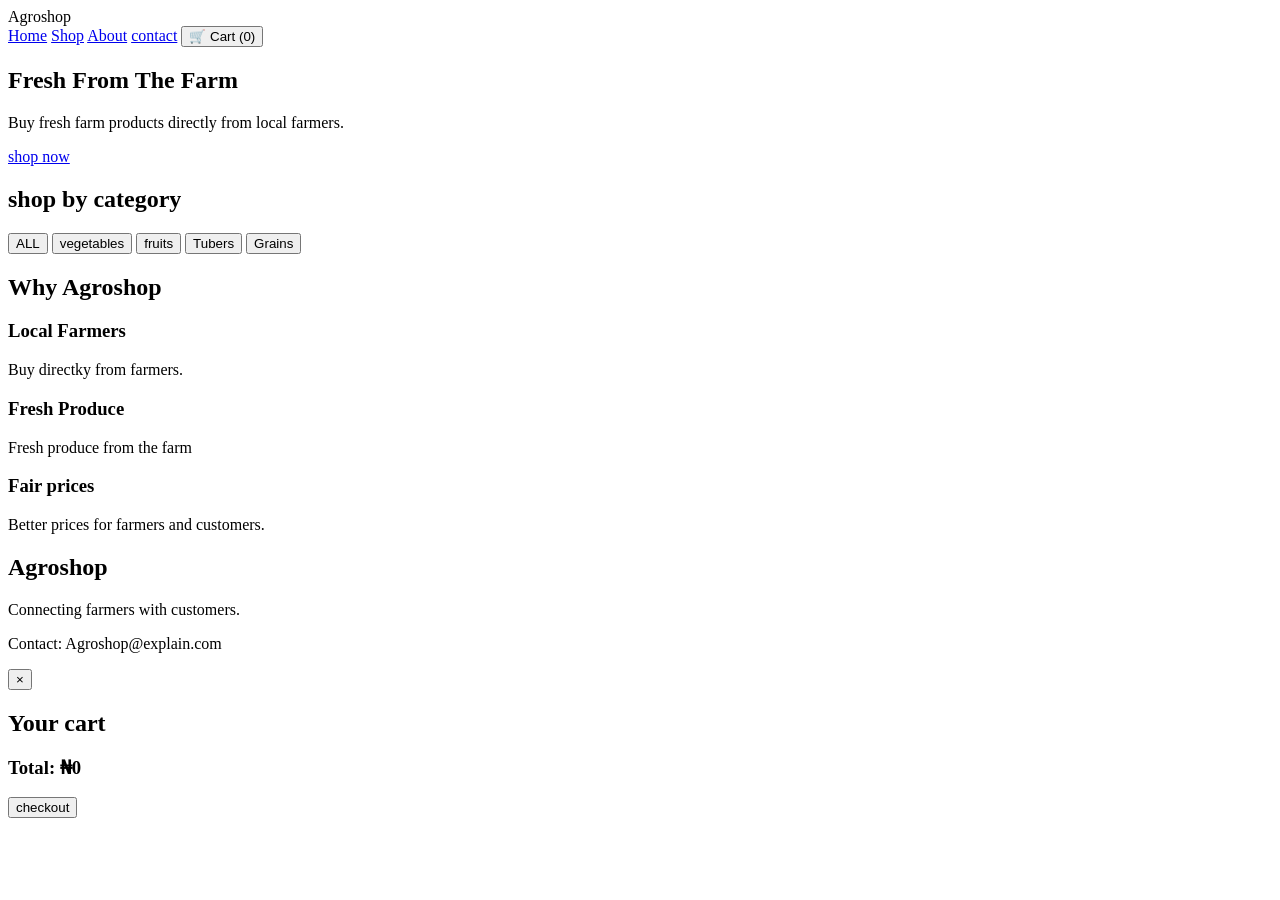
<file: index.html>
<!DOCTYPE html>
<html lang="en">
<head>
    <meta charset="UTF-8">
    <meta name="viewport" content="width=device-width, initial-scale=1.0">
    <title>Document</title>
</head>
<body>
    <header>
        <div class="logo">
            Agroshop
        </div>
        <nav>
            <a href="#">Home</a>
            <a href="#shop">Shop</a>
            <a href="#about">About</a>
            <a href="#contact">contact</a>
            <button onclick="opencart">
                 🛒 Cart (<span id="cart-count">0</span>)
            </button>
        </nav>
    </header>

    <section class="hero">
        <div>
            <h1>Fresh From The Farm</h1>
            <p>
                Buy fresh farm products directly from local farmers.
            </p>
            <a href="#shop" class="shop button">
                shop now
            </a>
        </div>
    </section>

    <section class="categories">
        <h2>shop by category</h2>
        <div class="category-container">
            <button onclick="filterProducts('all')">
                ALL
            </button>
            <button onclick="filterProducts('vegetables')">
                vegetables
            </button>
            <button onclick="filterProducts('fruits')">
                fruits
            </button>
            <button onclick="filterProducts('tubers')">
                Tubers
            </button>
            <button onclick="filterProducts('grains')">
                Grains
            </button>
        </div>
    </section>

    <section id="about" class="about">
        <h2>Why Agroshop</h2>
        <div class="features">
            <div>
                <h3>Local Farmers</h3>
                <p>
                    Buy directky from farmers.
                </p>
            </div>
            <div>
                <h3>Fresh Produce</h3>
                <p>
                    Fresh produce from the farm
                </p>
            </div>
            <div>
                <h3>Fair prices</h3>
                <p>
                    Better prices for farmers and customers.
                </p>
            </div>
        </div>
    </section> 

    <footer id="contact">
        <h2>Agroshop</h2>
        <p>Connecting farmers with customers.</p>
        <p>Contact: Agroshop@explain.com</p>
    </footer>

    <div id="cart" class="cart">
        <div class="cart-box">
        <button class="close" onclick="closecart()">
             ×
        </button>
        <h2>Your cart</h2>
        <div id="cart-item"></div>
        <h3>
            Total:  ₦<span id="cart-total">0</span>
        </h3>
        <button class="checkout">
            checkout
        </button>
        </div>
    </div>

    <script src="script.js"></script>
</body>
</html>
</file>
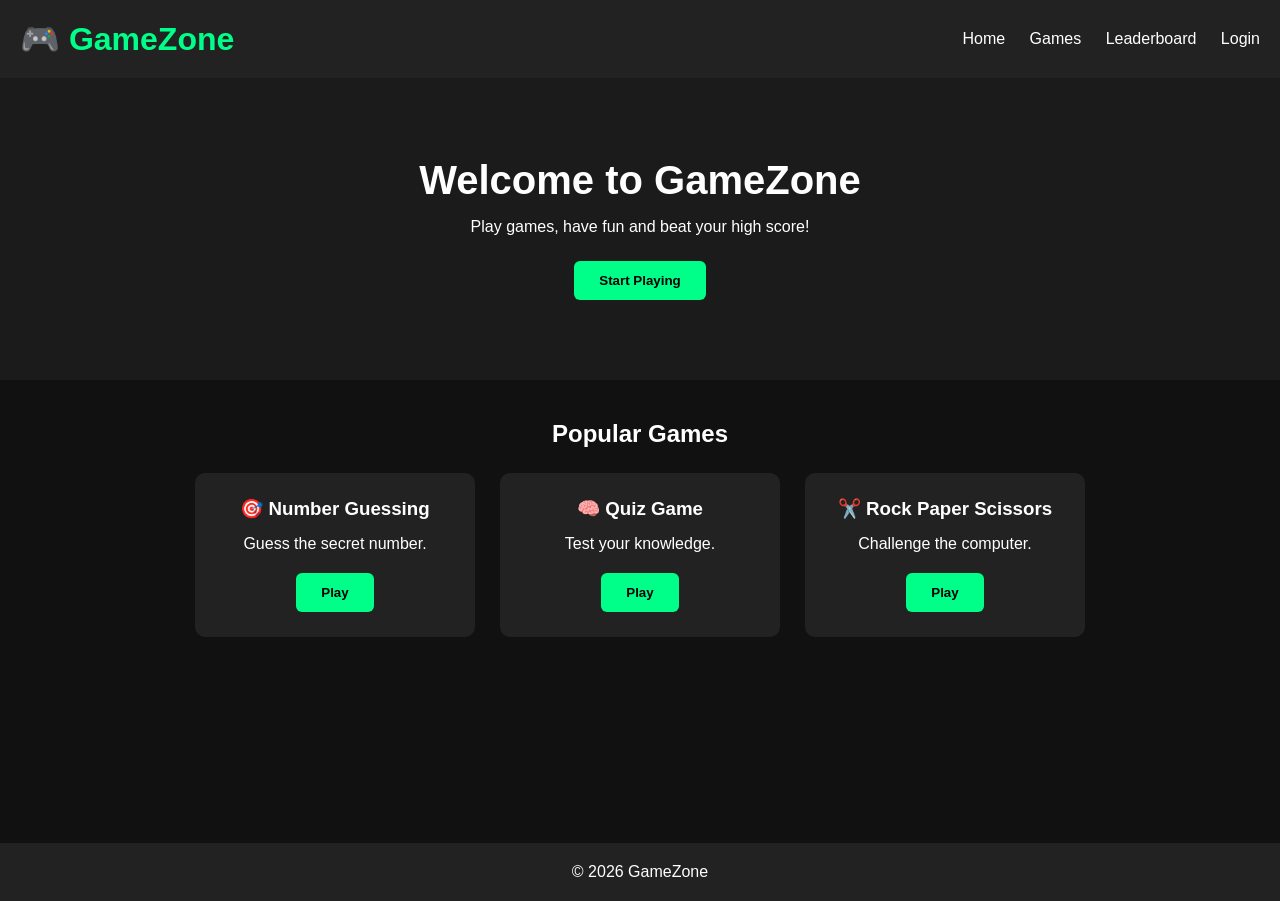
<file: index1.html>
<!DOCTYPE html>
<html>
<head>
    <title>GameZone</title>
    <link rel="stylesheet" href="style.css">
</head>

<body>

    <header>
        <h1>🎮 GameZone</h1>

        <nav>
            <a href="#">Home</a>
            <a href="#">Games</a>
            <a href="#">Leaderboard</a>
            <a href="#">Login</a>
        </nav>
    </header>

    <main>

        <section class="hero">
            <h2>Welcome to GameZone</h2>
            <p>Play games, have fun and beat your high score!</p>
            <button>Start Playing</button>
        </section>

        <section>
            <h2>Popular Games</h2>

            <div class="games">

                <div class="game">
                    <h3>🎯 Number Guessing</h3>
                    <p>Guess the secret number.</p>
                    <button onclick="playGame()">Play</button>
                </div>

                <div class="game">
                    <h3>🧠 Quiz Game</h3>
                    <p>Test your knowledge.</p>
                    <button>Play</button>
                </div>

                <div class="game">
                    <h3>✂️ Rock Paper Scissors</h3>
                    <p>Challenge the computer.</p>
                    <button>Play</button>
                </div>

            </div>
        </section>

    </main>

    <footer>
        <p>© 2026 GameZone</p>
    </footer>

    <script src="script.js"></script>

</body>
</html>
</file>
<file: style.css>
* {
    box-sizing: border-box;
    margin: 0;
    padding: 0;
}

body {
    font-family: Arial, sans-serif;
    background: #111;
    color: white;
}

header {
    background: #222;
    padding: 20px;
    display: flex;
    justify-content: space-between;
    align-items: center;
}

header h1 {
    color: #00ff88;
}

nav a {
    color: white;
    text-decoration: none;
    margin-left: 20px;
}

.hero {
    text-align: center;
    padding: 80px 20px;
    background: #1b1b1b;
}

.hero h2 {
    font-size: 40px;
    margin-bottom: 15px;
}

.hero p {
    margin-bottom: 25px;
}

button {
    background: #00ff88;
    border: none;
    padding: 12px 25px;
    border-radius: 6px;
    cursor: pointer;
    font-weight: bold;
}

button:hover {
    background: #00cc6a;
}

main {
    min-height: 85vh;
}

section {
    padding: 40px;
}

section > h2 {
    text-align: center;
    margin-bottom: 25px;
}

.games {
    display: flex;
    justify-content: center;
    gap: 25px;
    flex-wrap: wrap;
}

.game {
    background: #222;
    width: 280px;
    padding: 25px;
    border-radius: 10px;
    text-align: center;
}

.game h3 {
    margin-bottom: 15px;
}

.game p {
    margin-bottom: 20px;
}

footer {
    text-align: center;
    padding: 20px;
    background: #222;
}
</file>
